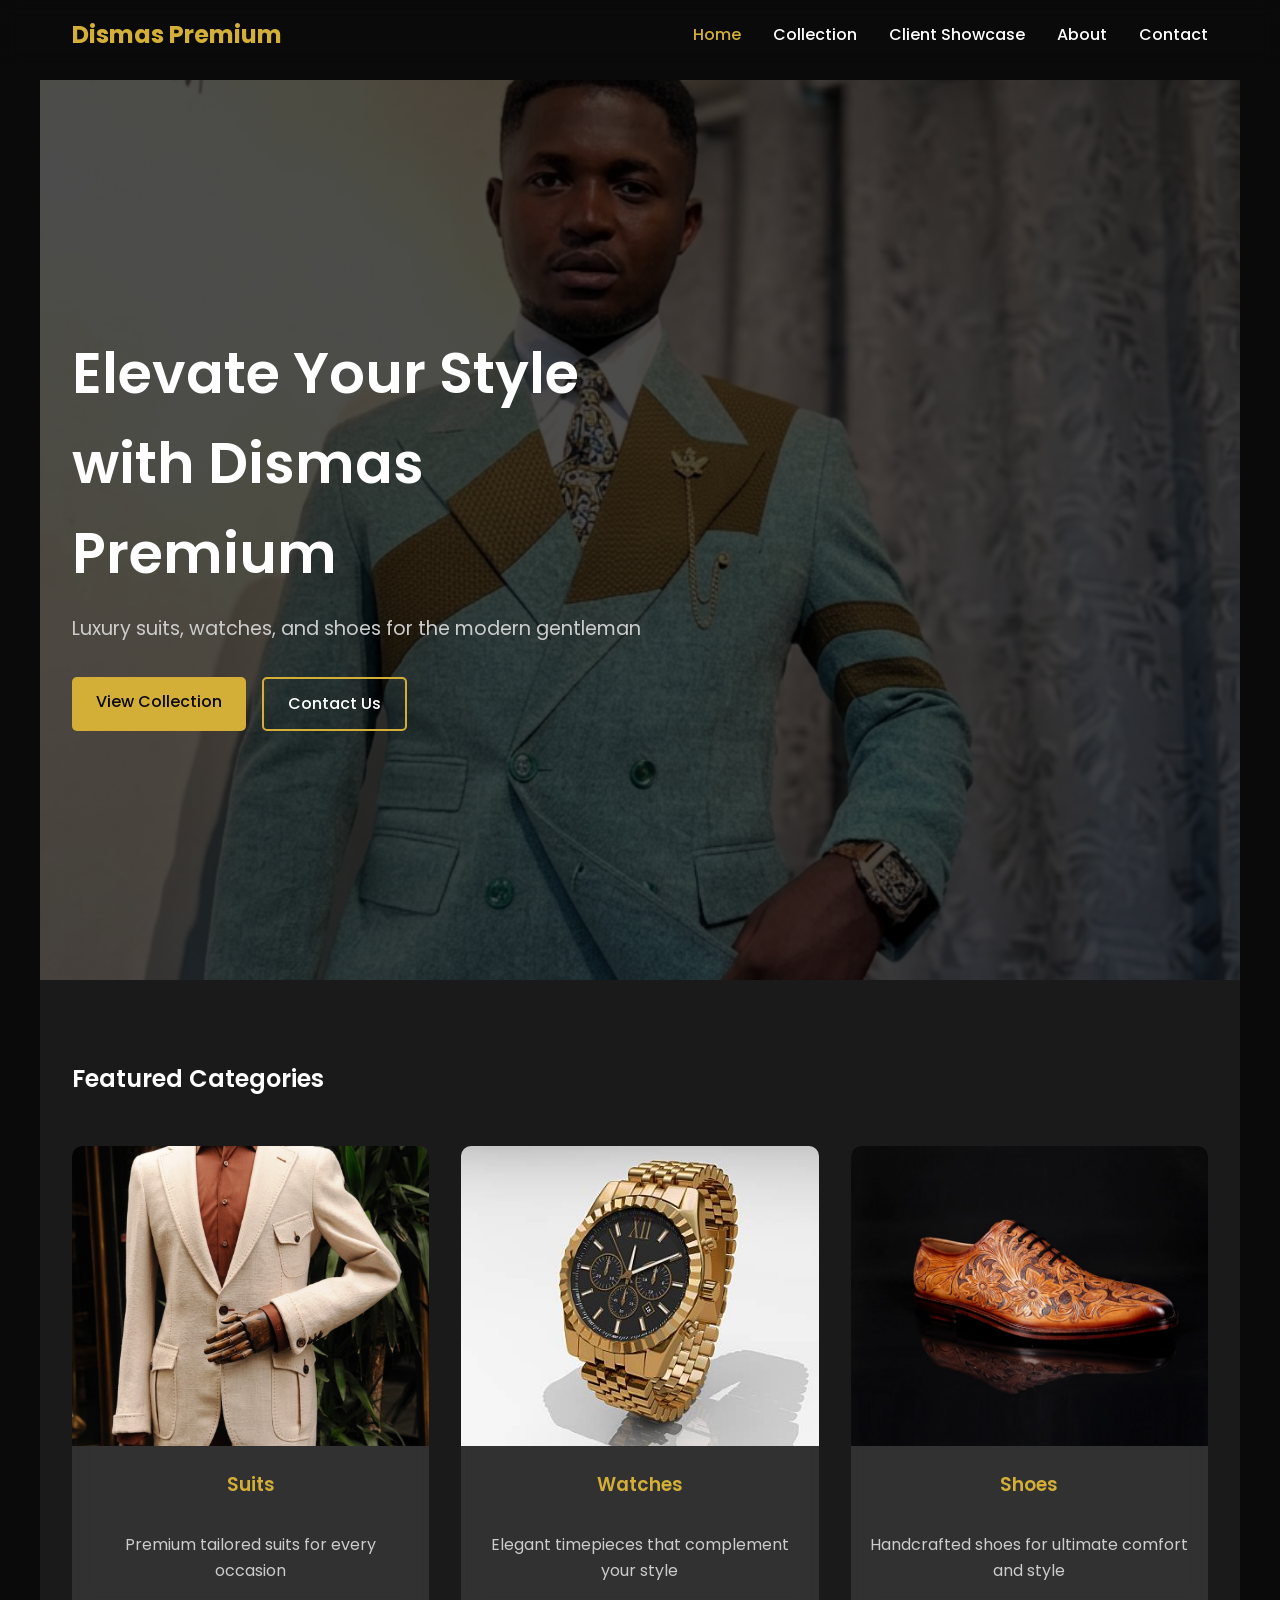
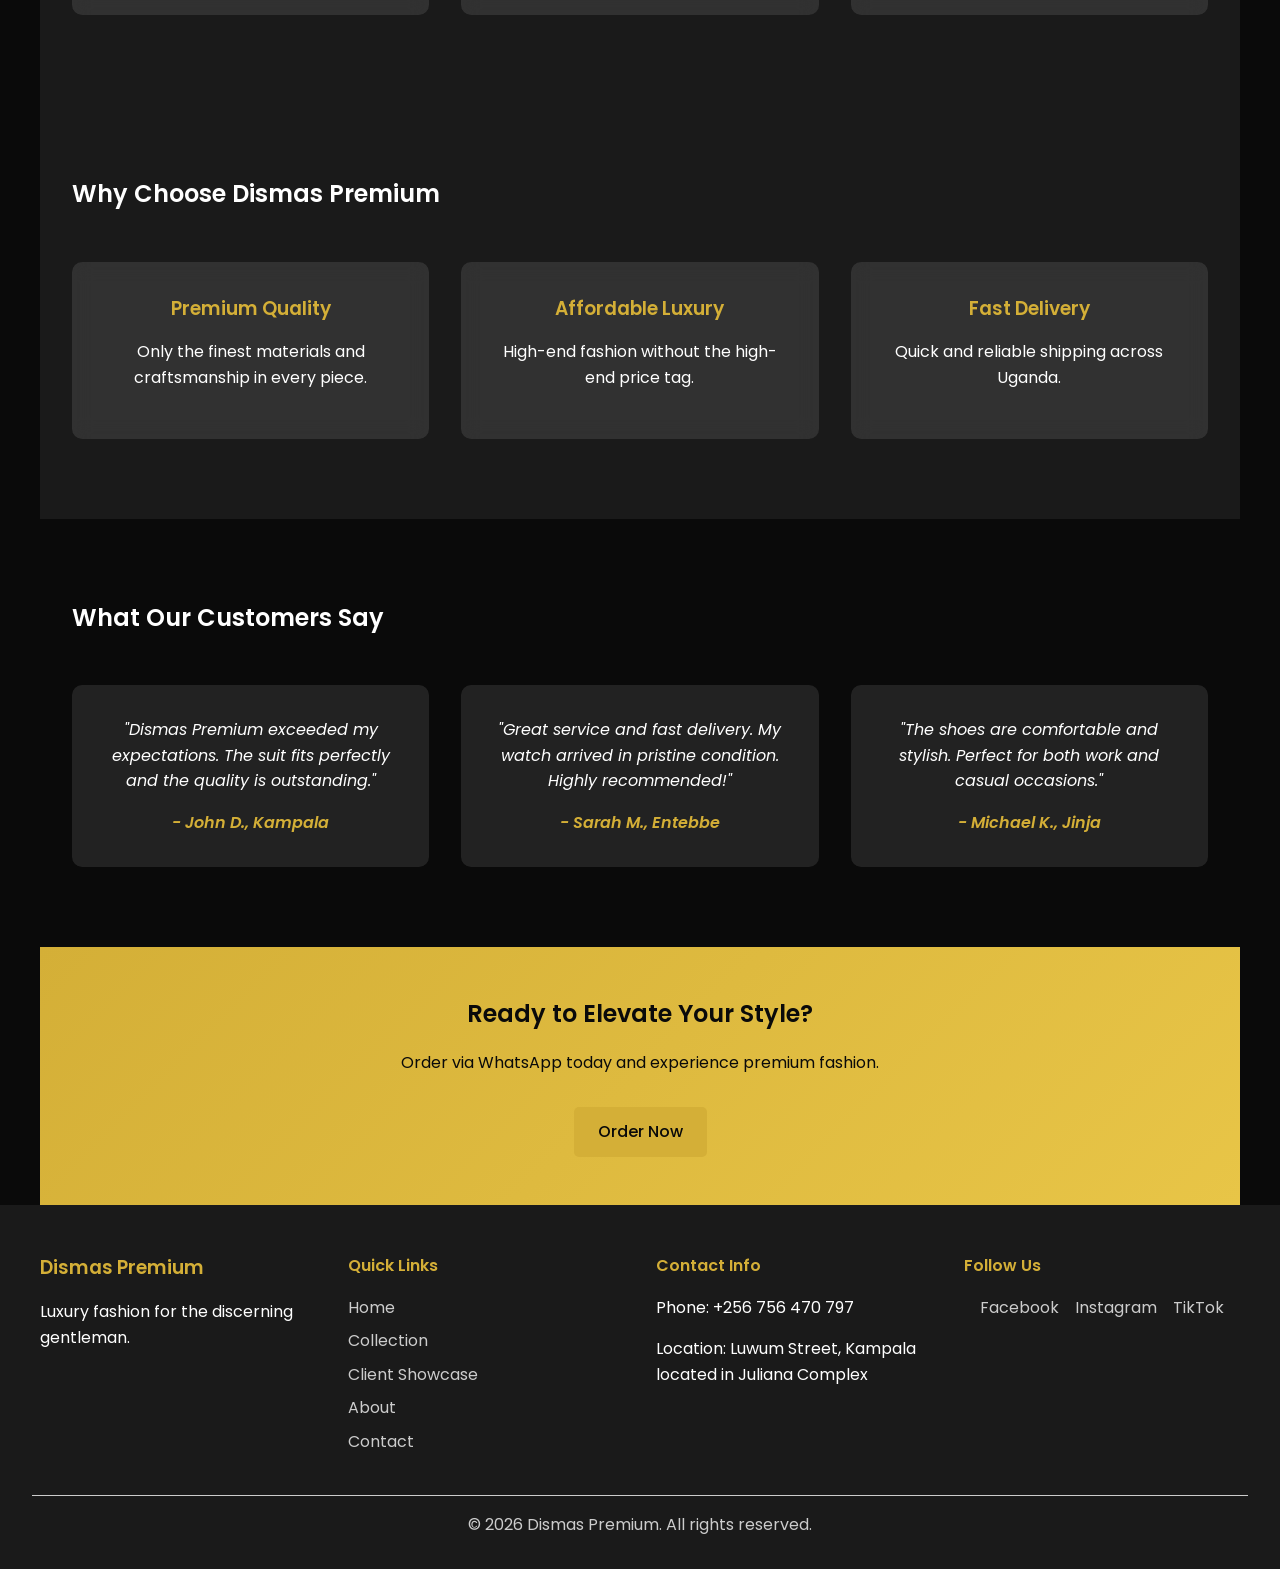
<file: index.html>
<!DOCTYPE html>
<html lang="en">
<head>
    <meta charset="UTF-8">
    <meta name="viewport" content="width=device-width, initial-scale=1.0">
    <title>Dismas Premium - Luxury Fashion for the Modern Gentleman</title>
    <meta name="description" content="Elevate your style with premium suits, watches, and shoes from Dismas Premium. Affordable luxury fashion in Kampala, Uganda.">
    <link href="https://fonts.googleapis.com/css2?family=Poppins:wght@300;400;500;600;700&display=swap" rel="stylesheet">
    <link rel="stylesheet" href="style.css">
</head>
<body>
    <nav class="navbar">
        <div class="nav-container">
            <a href="index.html" class="logo">Dismas Premium</a>
            <div class="nav-menu">
                <a href="index.html" class="nav-link active">Home</a>
                <a href="collection.html" class="nav-link">Collection</a>
                <a href="client-showcase.html" class="nav-link">Client Showcase</a>
                <a href="about.html" class="nav-link">About</a>
                <a href="contact.html" class="nav-link">Contact</a>
            </div>
            <div class="hamburger">
                <span class="bar"></span>
                <span class="bar"></span>
                <span class="bar"></span>
            </div>
        </div>
    </nav>

    <section class="hero">
        <div class="hero-content">
            <h1>Elevate Your Style with Dismas Premium</h1>
            <p>Luxury suits, watches, and shoes for the modern gentleman</p>
            <div class="hero-buttons">
                <a href="collection.html" class="btn btn-primary">View Collection</a>
                <a href="contact.html" class="btn btn-secondary">Contact Us</a>
            </div>
        </div>
    </section>

    <section class="categories">
        <h2>Featured Categories</h2>
        <div class="categories-grid">
            <a href="collection.html#suits" class="category-card">
                <img src="images/suits1.jpg" loading="lazy">
                <h3>Suits</h3>
                <p>Premium tailored suits for every occasion</p>
            </a>
            <a href="collection.html#watches" class="category-card">
                <img src="images/golden-watch.jpg" loading="lazy">
                <h3>Watches</h3>
                <p>Elegant timepieces that complement your style</p>
            </a>
            <a href="collection.html#shoes" class="category-card">
                <img src="images/shoes3.jpeg" loading="lazy">
                <h3>Shoes</h3>
                <p>Handcrafted shoes for ultimate comfort and style</p>
            </a>
        </div>
        </div>
    </section>

    <section class="why-choose-us">
        <h2>Why Choose Dismas Premium</h2>
        <div class="features-grid">
            <div class="feature-card">
                <h3>Premium Quality</h3>
                <p>Only the finest materials and craftsmanship in every piece.</p>
            </div>
            <div class="feature-card">
                <h3>Affordable Luxury</h3>
                <p>High-end fashion without the high-end price tag.</p>
            </div>
            <div class="feature-card">
                <h3>Fast Delivery</h3>
                <p>Quick and reliable shipping across Uganda.</p>
            </div>
        </div>
    </section>

    <section class="testimonials">
        <h2>What Our Customers Say</h2>
        <div class="testimonials-grid">
            <div class="testimonial-card">
                <p>"Dismas Premium exceeded my expectations. The suit fits perfectly and the quality is outstanding."</p>
                <cite>- John D., Kampala</cite>
            </div>
            <div class="testimonial-card">
                <p>"Great service and fast delivery. My watch arrived in pristine condition. Highly recommended!"</p>
                <cite>- Sarah M., Entebbe</cite>
            </div>
            <div class="testimonial-card">
                <p>"The shoes are comfortable and stylish. Perfect for both work and casual occasions."</p>
                <cite>- Michael K., Jinja</cite>
            </div>
        </div>
    </section>

    <section class="cta-banner">
        <div class="cta-content">
            <h2>Ready to Elevate Your Style?</h2>
            <p>Order via WhatsApp today and experience premium fashion.</p>
            <a href="https://wa.me/256756470797?text=Hello,%20I'm%20interested%20in%20products%20from%20Dismas%20Premium" class="btn btn-primary">Order Now</a>
        </div>
    </section>

    <footer class="footer">
        <div class="footer-content">
            <div class="footer-section">
                <h3>Dismas Premium</h3>
                <p>Luxury fashion for the discerning gentleman.</p>
            </div>
            <div class="footer-section">
                <h4>Quick Links</h4>
                <a href="index.html">Home</a>
                <a href="collection.html">Collection</a>
                <a href="client-showcase.html">Client Showcase</a>
                <a href="about.html">About</a>
                <a href="contact.html">Contact</a>
            </div>
            <div class="footer-section">
                <h4>Contact Info</h4>
                <p>Phone: +256 756 470 797</p>
                <p>Location: Luwum Street, Kampala located in Juliana Complex</p>
            </div>
            <div class="footer-section">
                <h4>Follow Us</h4>
                <div class="social-icons">
                    <a href="https://www.facebook.com/dismas%20premium">Facebook</a>
                    <a href="https://www.instagram.com/dismaspremium/">Instagram</a>
                    <a href="https://www.tiktok.com/@dismas.premium">TikTok</a>
                </div>
            </div>
        </div>
        <div class="footer-bottom">
            <p>&copy; 2026 Dismas Premium. All rights reserved.</p>
        </div>
    </footer>

    <script src="script.js"></script>
</body>
</html>
</file>
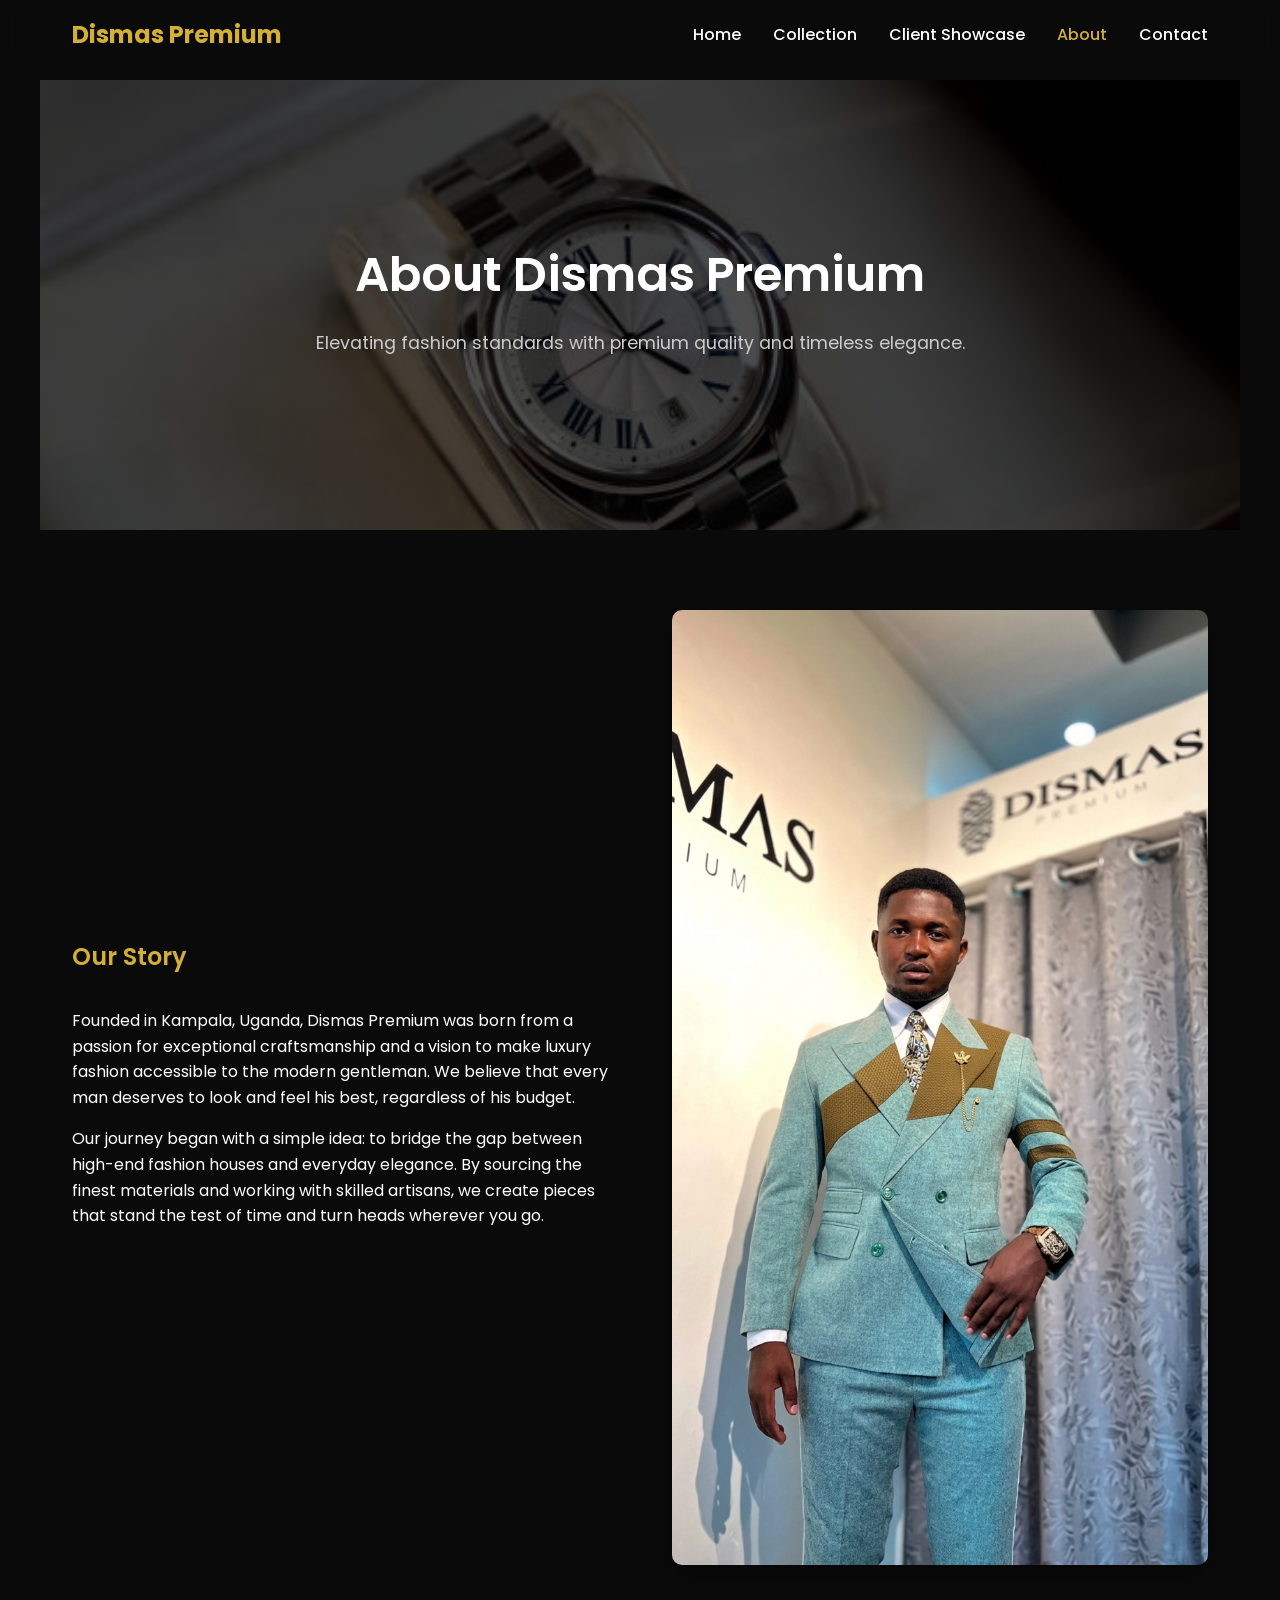
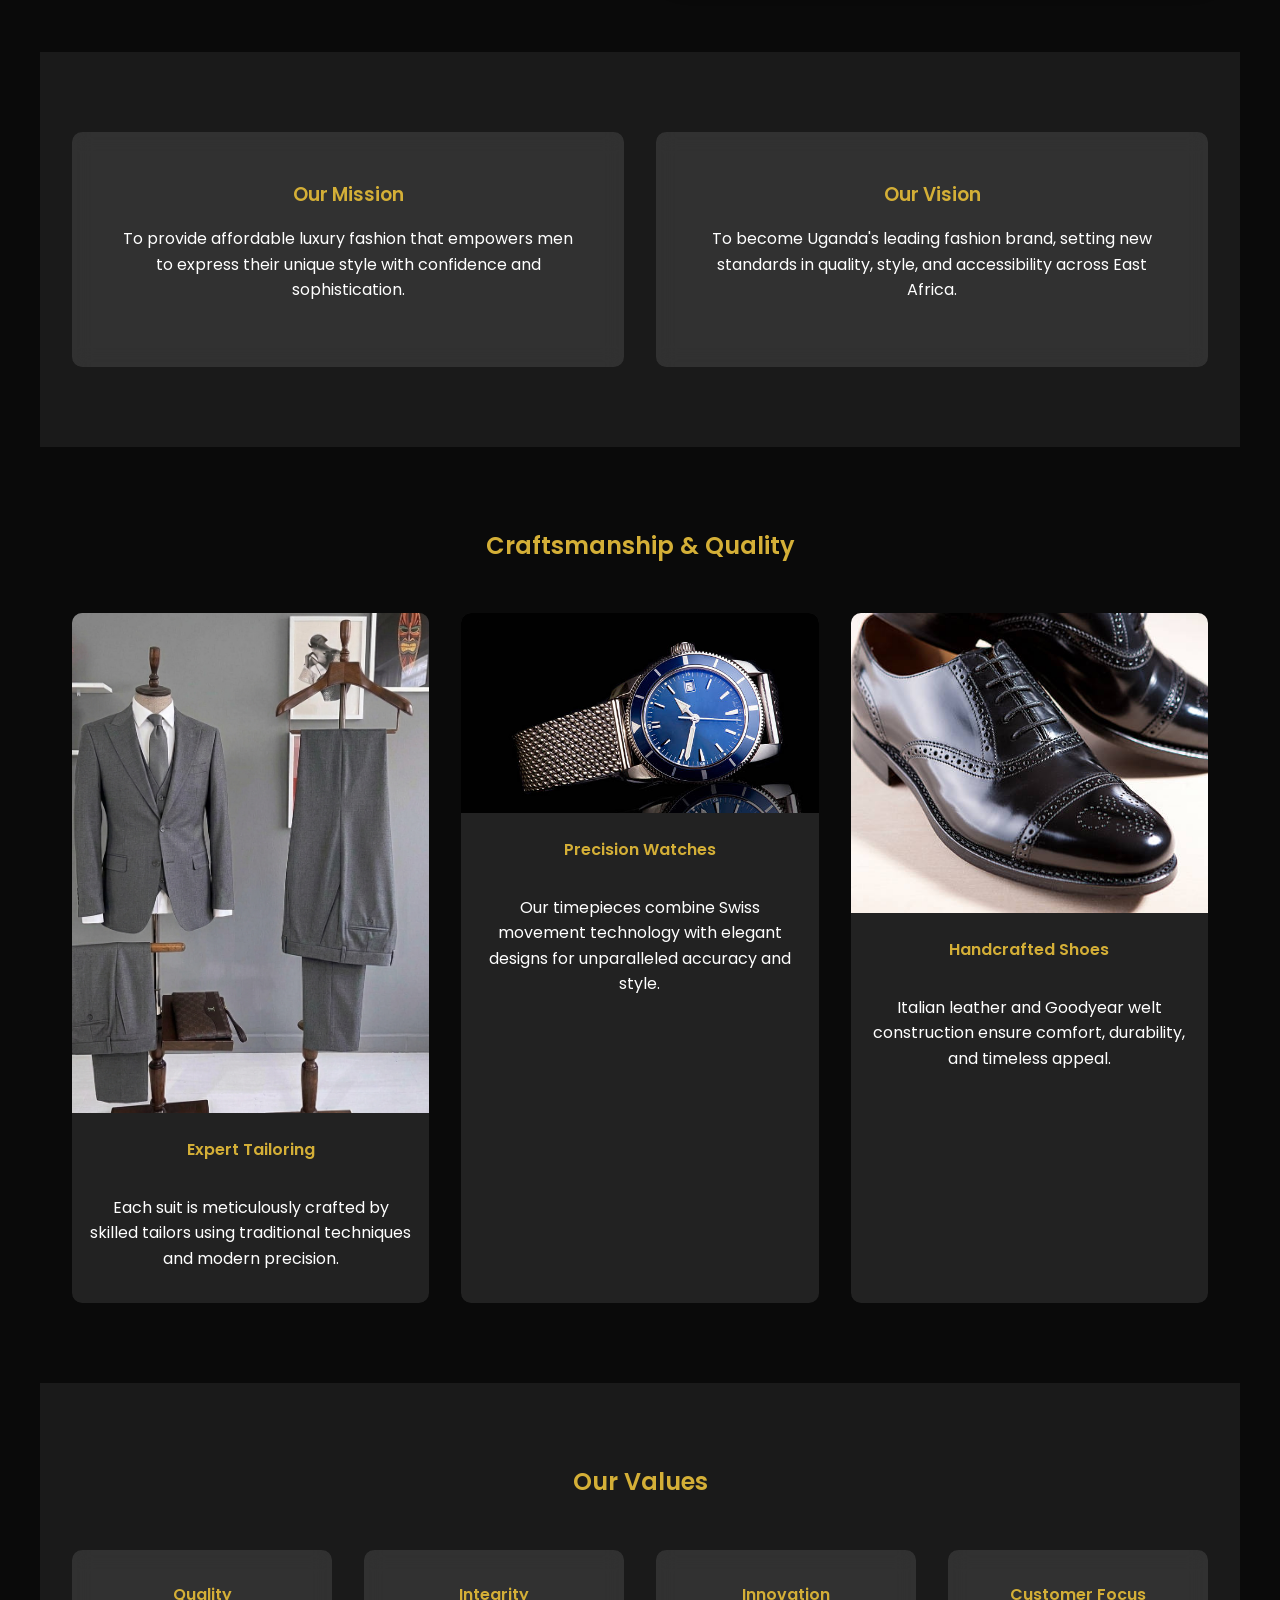
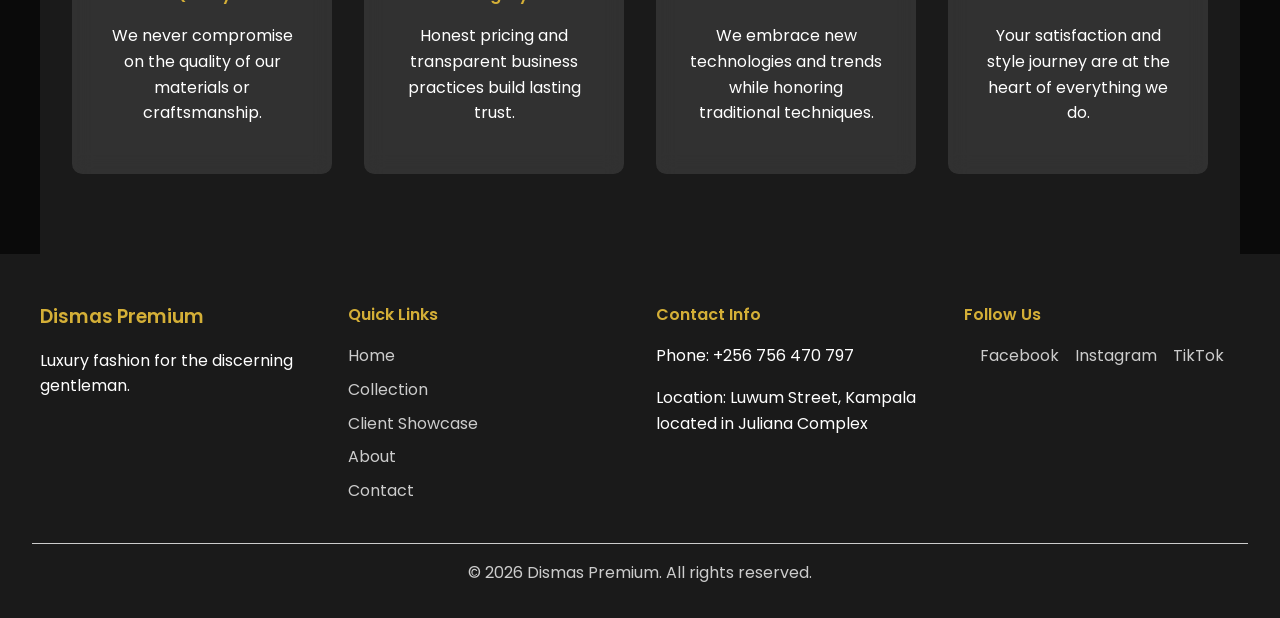
<file: about.html>
<!DOCTYPE html>
<html lang="en">
<head>
    <meta charset="UTF-8">
    <meta name="viewport" content="width=device-width, initial-scale=1.0">
    <title>About Us - Dismas Premium</title>
    <meta name="description" content="Learn about Dismas Premium's commitment to luxury fashion and our mission to provide affordable premium clothing.">
    <link href="https://fonts.googleapis.com/css2?family=Poppins:wght@300;400;500;600;700&display=swap" rel="stylesheet">
    <link rel="stylesheet" href="style.css">
</head>
<body>
    <nav class="navbar">
        <div class="nav-container">
            <a href="index.html" class="logo">Dismas Premium</a>
            <div class="nav-menu">
                <a href="index.html" class="nav-link">Home</a>
                <a href="collection.html" class="nav-link">Collection</a>
                <a href="client-showcase.html" class="nav-link">Client Showcase</a>
                <a href="about.html" class="nav-link active">About</a>
                <a href="contact.html" class="nav-link">Contact</a>
            </div>
            <div class="hamburger">
                <span class="bar"></span>
                <span class="bar"></span>
                <span class="bar"></span>
            </div>
        </div>
    </nav>

    <section class="about-hero">
        <div class="about-hero-content">
            <h1>About Dismas Premium</h1>
            <p>Elevating fashion standards with premium quality and timeless elegance.</p>
        </div>
    </section>

    <section class="brand-story">
        <div class="story-content">
            <h2>Our Story</h2>
            <p>Founded in Kampala, Uganda, Dismas Premium was born from a passion for exceptional craftsmanship and a vision to make luxury fashion accessible to the modern gentleman. We believe that every man deserves to look and feel his best, regardless of his budget.</p>
            <p>Our journey began with a simple idea: to bridge the gap between high-end fashion houses and everyday elegance. By sourcing the finest materials and working with skilled artisans, we create pieces that stand the test of time and turn heads wherever you go.</p>
        </div>
        <div class="story-image">
            <img src="images/dismas3.png" loading="lazy">
        </div>
    </section>

    <section class="mission-vision">
        <div class="mission-card">
            <h3>Our Mission</h3>
            <p>To provide affordable luxury fashion that empowers men to express their unique style with confidence and sophistication.</p>
        </div>
        <div class="vision-card">
            <h3>Our Vision</h3>
            <p>To become Uganda's leading fashion brand, setting new standards in quality, style, and accessibility across East Africa.</p>
        </div>
    </section>

    <section class="craftsmanship">
        <h2>Craftsmanship & Quality</h2>
        <div class="craftsmanship-grid">
            <div class="craft-card">
                <img src="images/grey-suit.png" loading="lazy" style="height: 500px;">
                <h4>Expert Tailoring</h4>
                <p>Each suit is meticulously crafted by skilled tailors using traditional techniques and modern precision.</p>
            </div>
            <div class="craft-card">
                <img src="images/watch2.jpg" loading="lazy" style="height: 200px;">
                <h4>Precision Watches</h4>
                <p>Our timepieces combine Swiss movement technology with elegant designs for unparalleled accuracy and style.</p>
            </div>
            <div class="craft-card">
                <img src="images/shoes1.jpg" loading="lazy" style="height: 300px;">
                <h4>Handcrafted Shoes</h4>
                <p>Italian leather and Goodyear welt construction ensure comfort, durability, and timeless appeal.</p>
            </div>
        </div>
    </section>

    <section class="values">
        <h2>Our Values</h2>
        <div class="values-grid">
            <div class="value-card">
                <h4>Quality</h4>
                <p>We never compromise on the quality of our materials or craftsmanship.</p>
            </div>
            <div class="value-card">
                <h4>Integrity</h4>
                <p>Honest pricing and transparent business practices build lasting trust.</p>
            </div>
            <div class="value-card">
                <h4>Innovation</h4>
                <p>We embrace new technologies and trends while honoring traditional techniques.</p>
            </div>
            <div class="value-card">
                <h4>Customer Focus</h4>
                <p>Your satisfaction and style journey are at the heart of everything we do.</p>
            </div>
        </div>
    </section>

    <footer class="footer">
        <div class="footer-content">
            <div class="footer-section">
                <h3>Dismas Premium</h3>
                <p>Luxury fashion for the discerning gentleman.</p>
            </div>
            <div class="footer-section">
                <h4>Quick Links</h4>
                <a href="index.html">Home</a>
                <a href="collection.html">Collection</a>
                <a href="client-showcase.html">Client Showcase</a>
                <a href="about.html">About</a>
                <a href="contact.html">Contact</a>
            </div>
            <div class="footer-section">
                <h4>Contact Info</h4>
                <p>Phone: +256 756 470 797</p>
                <p>Location: Luwum Street, Kampala located in Juliana Complex</p>
            </div>
            <div class="footer-section">
                <h4>Follow Us</h4>
                <div class="social-icons">
                    <a href="https://www.facebook.com/dismas%20premium">Facebook</a>
                    <a href="https://www.instagram.com/dismaspremium/">Instagram</a>
                    <a href="https://www.tiktok.com/@dismas.premium">TikTok</a>
                </div>
            </div>
        </div>
        <div class="footer-bottom">
            <p>&copy; 2026 Dismas Premium. All rights reserved.</p>
        </div>
    </footer>

    <script src="script.js"></script>
</body>
</html>
</file>
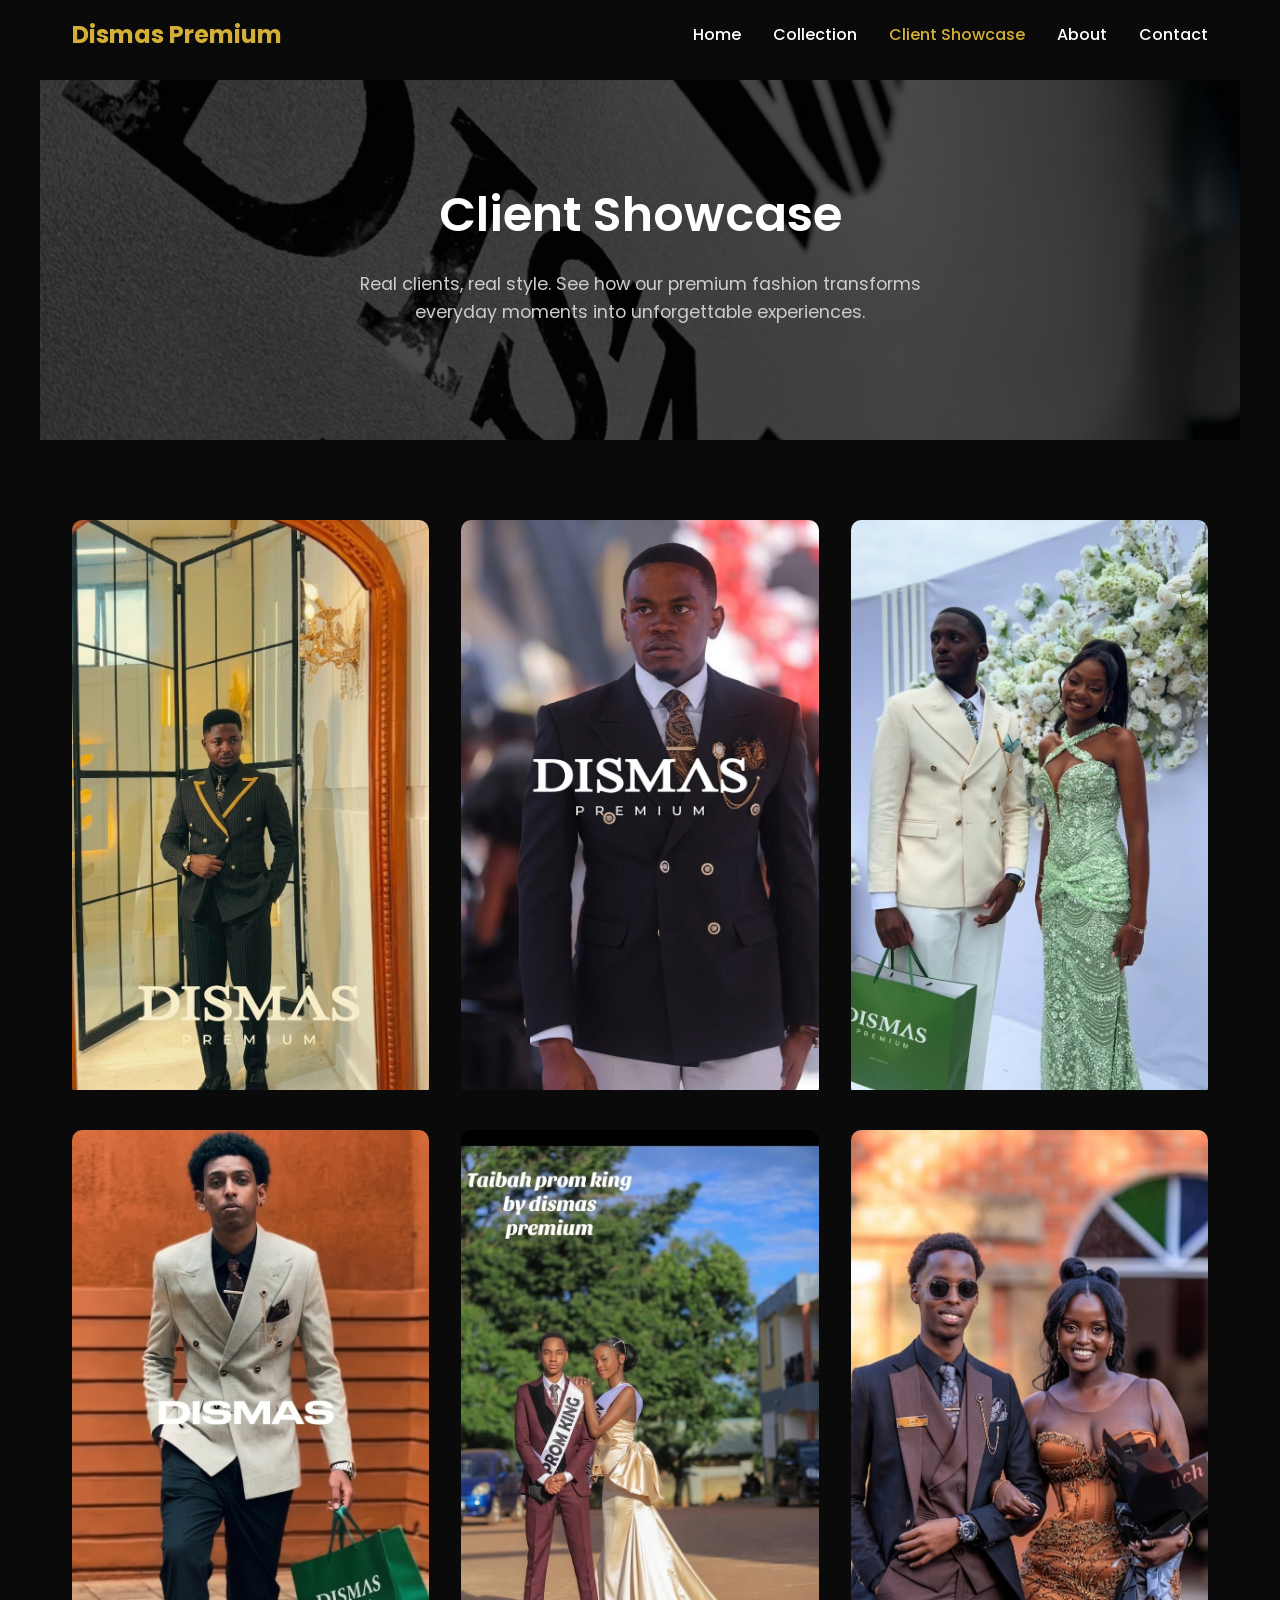
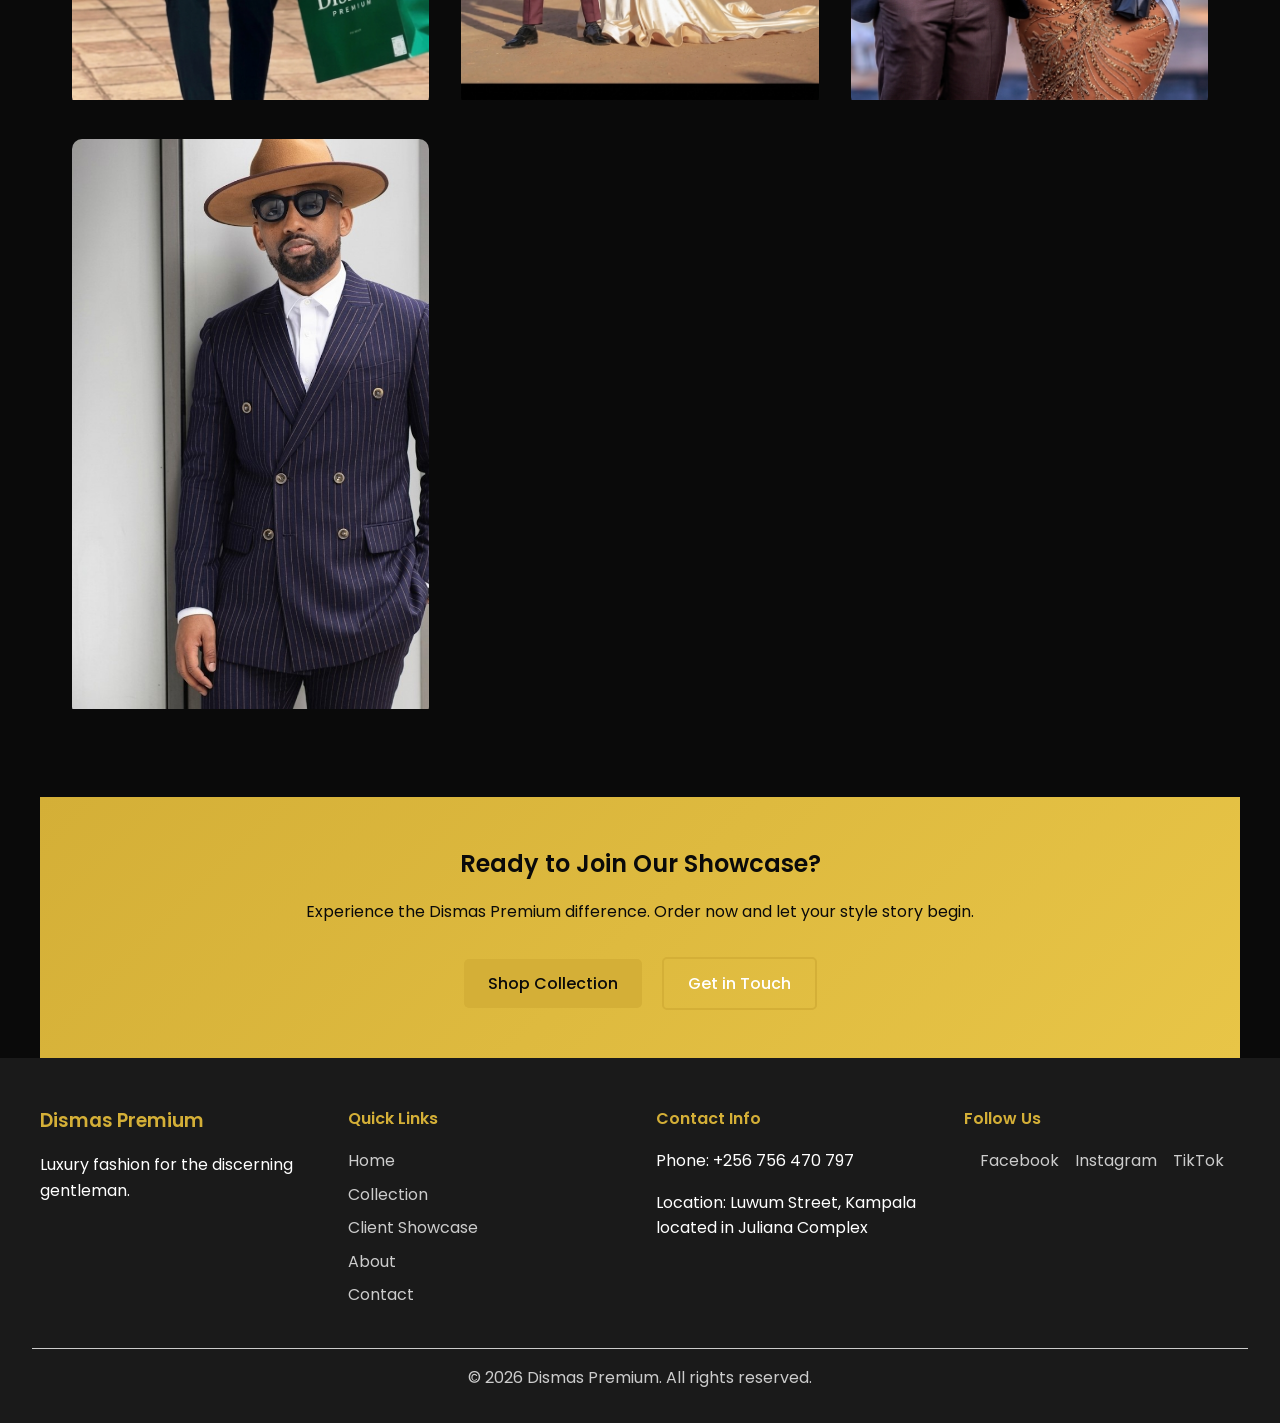
<file: client-showcase.html>
<!DOCTYPE html>
<html lang="en">
<head>
    <meta charset="UTF-8">
    <meta name="viewport" content="width=device-width, initial-scale=1.0">
    <title>Client Showcase - Dismas Premium</title>
    <meta name="description" content="See our satisfied clients looking stylish in Dismas Premium suits, watches, and shoes.">
    <link href="https://fonts.googleapis.com/css2?family=Poppins:wght@300;400;500;600;700&display=swap" rel="stylesheet">
    <link rel="stylesheet" href="style.css">
</head>
<body>
    <nav class="navbar">
        <div class="nav-container">
            <a href="index.html" class="logo">Dismas Premium</a>
            <div class="nav-menu">
                <a href="index.html" class="nav-link">Home</a>
                <a href="collection.html" class="nav-link">Collection</a>
                <a href="client-showcase.html" class="nav-link active">Client Showcase</a>
                <a href="about.html" class="nav-link">About</a>
                <a href="contact.html" class="nav-link">Contact</a>
            </div>
            <div class="hamburger">
                <span class="bar"></span>
                <span class="bar"></span>
                <span class="bar"></span>
            </div>
        </div>
    </nav>

    <section class="showcase-header">
        <h1>Client Showcase</h1>
        <p>Real clients, real style. See how our premium fashion transforms everyday moments into unforgettable experiences.</p>
    </section>

    <section class="gallery">
        <div class="gallery-grid">
            <div class="gallery-item">
                <img src="images/dismas2.png" loading="lazy" style="height:570px;">
            </div>
            <div class="gallery-item">
                <img src="images/client-showcase2.png" loading="lazy" style="height:570px;">
            </div>
            <div class="gallery-item">
                <img src="images/client-showcase3.png" loading="lazy" style="height: 570px;">
            </div>
            <div class="gallery-item">
                <img src="images/client-showcase4.png" loading="lazy" style="height:570px;">
            </div>
            <div class="gallery-item">
                <img src="images/client-showcase5.png" loading="lazy" style="height:570px;">
            </div>
            <div class="gallery-item">
                <img src="images/client-showcase1.png" loading="lazy" style="height:570px;">
            </div>
            <div class="gallery-item">
                <img src="images/client-showcase6.jpg" loading="lazy" style="height:570px;">
            </div>
        </div>
    </section>

    <section class="cta-showcase">
        <div class="cta-content">
            <h2>Ready to Join Our Showcase?</h2>
            <p>Experience the Dismas Premium difference. Order now and let your style story begin.</p>
            <a href="collection.html" class="btn btn-primary">Shop Collection</a>
            <a href="contact.html" class="btn btn-secondary">Get in Touch</a>
        </div>
    </section>

    <footer class="footer">
        <div class="footer-content">
            <div class="footer-section">
                <h3>Dismas Premium</h3>
                <p>Luxury fashion for the discerning gentleman.</p>
            </div>
            <div class="footer-section">
                <h4>Quick Links</h4>
                <a href="index.html">Home</a>
                <a href="collection.html">Collection</a>
                <a href="client-showcase.html">Client Showcase</a>
                <a href="about.html">About</a>
                <a href="contact.html">Contact</a>
            </div>
            <div class="footer-section">
                <h4>Contact Info</h4>
                <p>Phone: +256 756 470 797</p>
                <p>Location: Luwum Street, Kampala located in Juliana Complex</p>
            </div>
            <div class="footer-section">
                <h4>Follow Us</h4>
                <div class="social-icons">
                    <a href="https://www.facebook.com/dismas%20premium">Facebook</a>
                    <a href="https://www.instagram.com/dismaspremium/">Instagram</a>
                    <a href="https://www.tiktok.com/@dismas.premium">TikTok</a>
                </div>
            </div>
        </div>
        <div class="footer-bottom">
            <p>&copy; 2026 Dismas Premium. All rights reserved.</p>
        </div>
    </footer>

    <script src="script.js"></script>
</body>
</html>
</file>
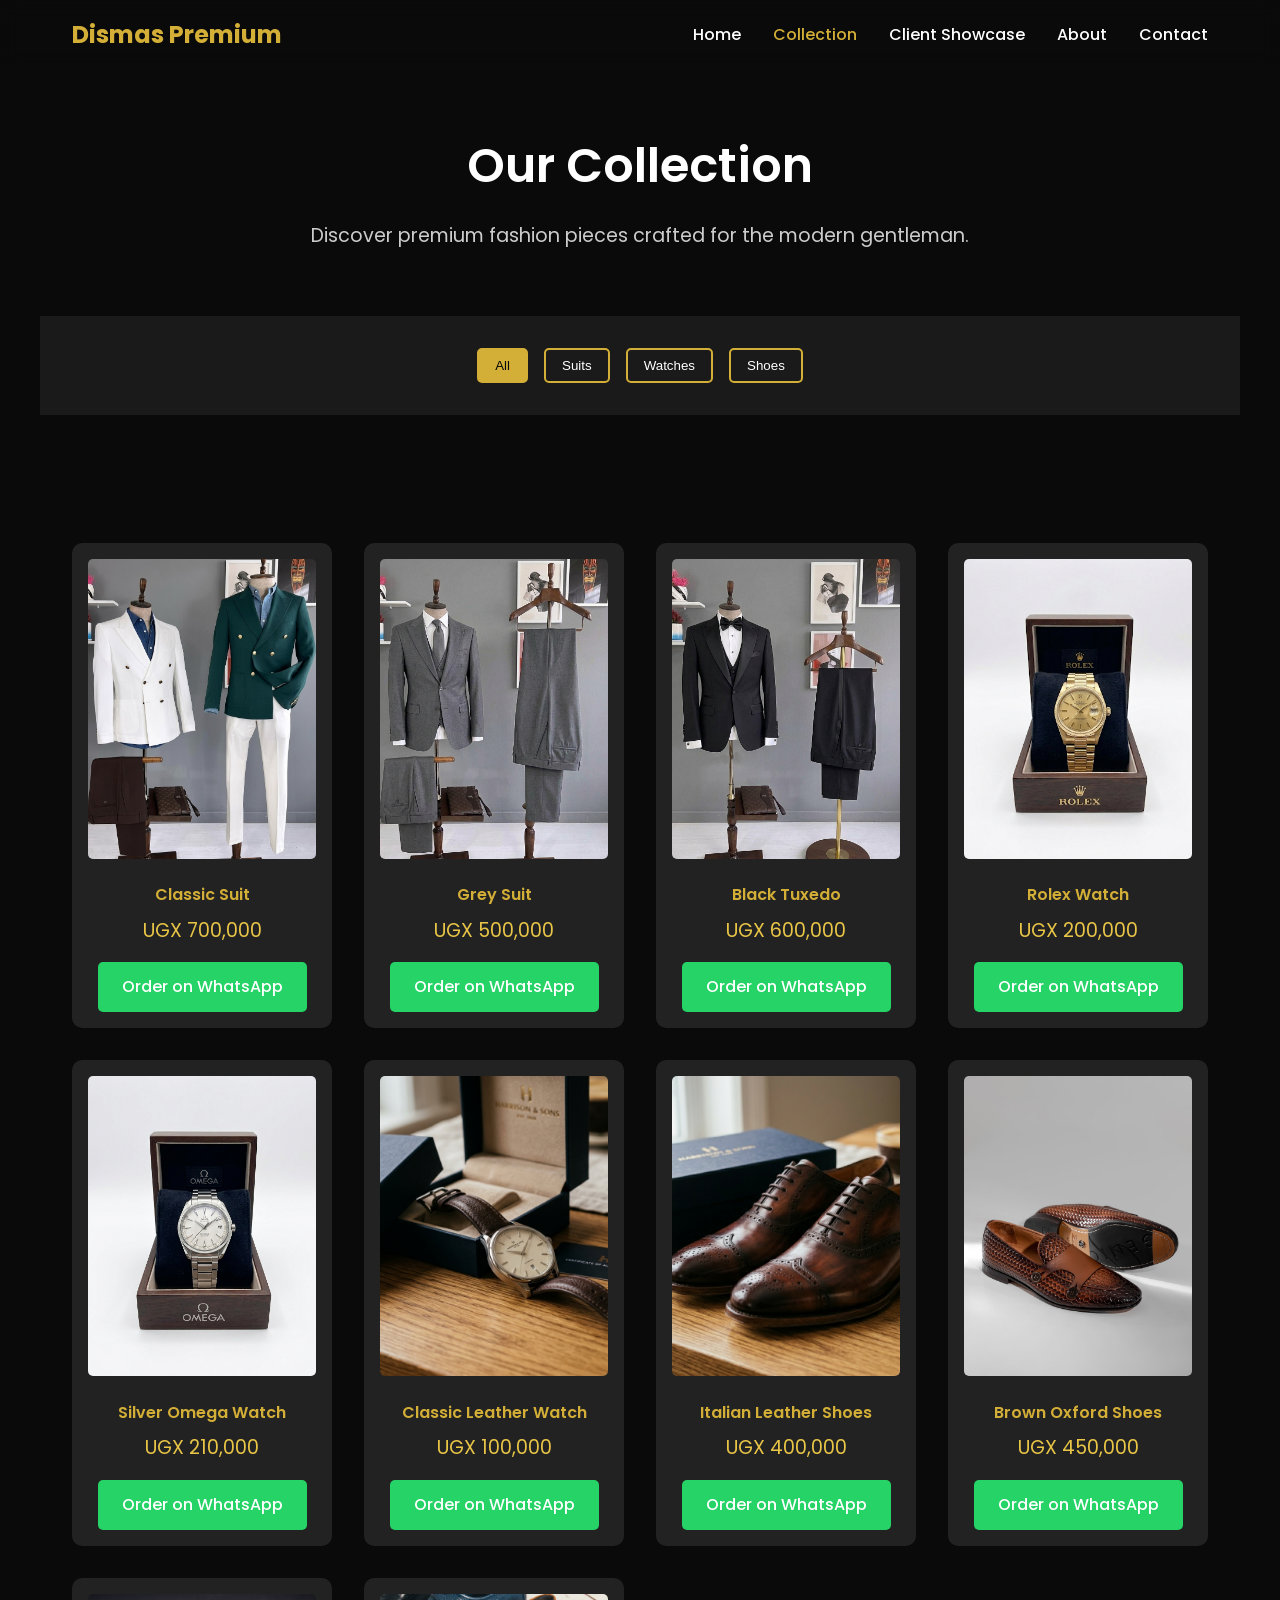
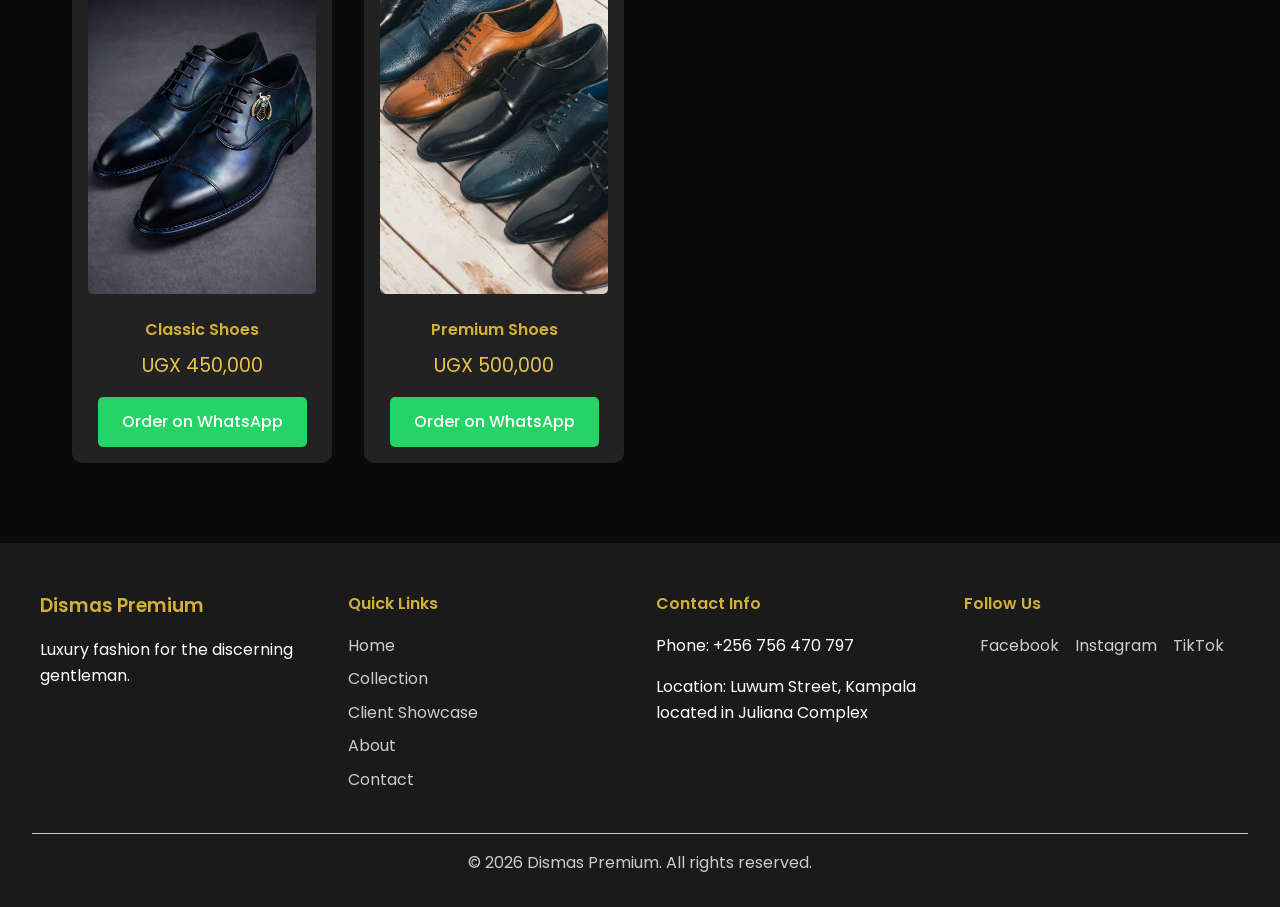
<file: collection.html>
<!DOCTYPE html>
<html lang="en">
<head>
    <meta charset="UTF-8">
    <meta name="viewport" content="width=device-width, initial-scale=1.0">
    <title>Collection - Dismas Premium</title>
    <meta name="description" content="Browse our premium collection of suits, watches, and shoes at Dismas Premium.">
    <link href="https://fonts.googleapis.com/css2?family=Poppins:wght@300;400;500;600;700&display=swap" rel="stylesheet">
    <link rel="stylesheet" href="style.css">
</head>
<body>
    <nav class="navbar">
        <div class="nav-container">
            <a href="index.html" class="logo">Dismas Premium</a>
            <div class="nav-menu">
                <a href="index.html" class="nav-link">Home</a>
                <a href="collection.html" class="nav-link active">Collection</a>
                <a href="client-showcase.html" class="nav-link">Client Showcase</a>
                <a href="about.html" class="nav-link">About</a>
                <a href="contact.html" class="nav-link">Contact</a>
            </div>
            <div class="hamburger">
                <span class="bar"></span>
                <span class="bar"></span>
                <span class="bar"></span>
            </div>
        </div>
    </nav>

    <section class="collection-header">
        <h1>Our Collection</h1>
        <p>Discover premium fashion pieces crafted for the modern gentleman.</p>
    </section>

    <section class="filters">
        <div class="filter-buttons">
            <button class="filter-btn active" data-filter="all">All</button>
            <button class="filter-btn" data-filter="suits">Suits</button>
            <button class="filter-btn" data-filter="watches">Watches</button>
            <button class="filter-btn" data-filter="shoes">Shoes</button>
        </div>
    </section>

    <section class="products-grid" id="products-grid">
        <!-- Suits -->
        <div class="product-card" data-category="suits">
            <img src="images/suits2.jpg" loading="lazy">
            <h4>Classic Suit</h4>
            <p class="price">UGX 700,000</p>
            <a href="https://wa.me/256756470797?text=Hello,%20I'm%20interested%20in%20Classic%20Black%20Suit%20from%20Dismas%20Premium" class="btn btn-whatsapp">Order on WhatsApp</a>
        </div>
        <div class="product-card" data-category="suits">
            <img src="images/grey-suit.png" loading="lazy">
            <h4>Grey Suit</h4>
            <p class="price">UGX 500,000</p>
            <a href="https://wa.me/256756470797?text=Hello,%20I'm%20interested%20in%20Grey%20Suit%20from%20Dismas%20Premium" class="btn btn-whatsapp">Order on WhatsApp</a>
        </div>
        <div class="product-card" data-category="suits">
            <img src="images/black-tuxedo.png" loading="lazy">
            <h4>Black Tuxedo</h4>
            <p class="price">UGX 600,000</p>
            <a href="https://wa.me/256756470797?text=Hello,%20I'm%20interested%20in%20Black%20Tuxedo%20from%20Dismas%20Premium" class="btn btn-whatsapp">Order on WhatsApp</a>
        </div>
        <!-- Watches -->
        <div class="product-card" data-category="watches">
            <img src="images/gold-rolex-watch.png" loading="lazy">
            <h4>Rolex Watch</h4>
            <p class="price">UGX 200,000</p>
            <a href="https://wa.me/256756470797?text=Hello,%20I'm%20interested%20in%20Gold%20Rolex%20Watch%20from%20Dismas%20Premium" class="btn btn-whatsapp">Order on WhatsApp</a>
        </div>
        <div class="product-card" data-category="watches">
            <img src="images/silver-omega-watch.png" loading="lazy">
            <h4>Silver Omega Watch</h4>
            <p class="price">UGX 210,000</p>
            <a href="https://wa.me/256756470797?text=Hello,%20I'm%20interested%20in%20Silver%20Omega%20Watch%20from%20Dismas%20Premium" class="btn btn-whatsapp">Order on WhatsApp</a>
        </div>
        <div class="product-card" data-category="watches">
            <img src="images/classic-leather-watch.png" loading="lazy">
            <h4>Classic Leather Watch</h4>
            <p class="price">UGX 100,000</p>
            <a href="https://wa.me/256756470797?text=Hello,%20I'm%20interested%20in%20Classic%20Leather%20Watch%20from%20Dismas%20Premium" class="btn btn-whatsapp">Order on WhatsApp</a>
        </div>

        <!-- Shoes -->
        <div class="product-card" data-category="shoes">
            <img src="images/italian-leather-shoes.png" loading="lazy">
            <h4>Italian Leather Shoes</h4>
            <p class="price">UGX 400,000</p>
            <a href="https://wa.me/256756470797?text=Hello,%20I'm%20interested%20in%20Italian%20Leather%20Shoes%20from%20Dismas%20Premium" class="btn btn-whatsapp">Order on WhatsApp</a>
        </div>
        <div class="product-card" data-category="shoes">
            <img src="images/shoes4.jpeg" loading="lazy">
            <h4>Brown Oxford Shoes</h4>
            <p class="price">UGX 450,000</p>
            <a href="https://wa.me/256756470797?text=Hello,%20I'm%20interested%20in%20Brown%20Oxford%20Shoes%20from%20Dismas%20Premium" class="btn btn-whatsapp">Order on WhatsApp</a>
        </div>
        <div class="product-card" data-category="shoes">
            <img src="images/shoes5.jpeg" loading="lazy">
            <h4>Classic Shoes</h4>
            <p class="price">UGX 450,000</p>
            <a href="https://wa.me/256756470797?text=Hello,%20I'm%20interested%20in%20Black%20Loafers%20from%20Dismas%20Premium" class="btn btn-whatsapp">Order on WhatsApp</a>
        </div>
        <div class="product-card" data-category="shoes">
            <img src="images/shoes2.jpg" loading="lazy">
            <h4>Premium Shoes</h4>
            <p class="price">UGX 500,000</p>
            <a href="https://wa.me/256756470797?text=Hello,%20I'm%20interested%20in%20Premium%20Sneakers%20from%20Dismas%20Premium" class="btn btn-whatsapp">Order on WhatsApp</a>
        </div>
    </section>

    <footer class="footer">
        <div class="footer-content">
            <div class="footer-section">
                <h3>Dismas Premium</h3>
                <p>Luxury fashion for the discerning gentleman.</p>
            </div>
            <div class="footer-section">
                <h4>Quick Links</h4>
                <a href="index.html">Home</a>
                <a href="collection.html">Collection</a>
                <a href="client-showcase.html">Client Showcase</a>
                <a href="about.html">About</a>
                <a href="contact.html">Contact</a>
            </div>
            <div class="footer-section">
                <h4>Contact Info</h4>
                <p>Phone: +256 756 470 797</p>
                <p>Location: Luwum Street, Kampala located in Juliana Complex</p>
            </div>
            <div class="footer-section">
                <h4>Follow Us</h4>
                <div class="social-icons">
                    <a href="https://www.facebook.com/dismas%20premium">Facebook</a>
                    <a href="https://www.instagram.com/dismaspremium/">Instagram</a>
                    <a href="https://www.tiktok.com/@dismas.premium">TikTok</a>
                </div>
            </div>
        </div>
        <div class="footer-bottom">
            <p>&copy; 2026 Dismas Premium. All rights reserved.</p>
        </div>
    </footer>

    <script src="script.js"></script>
</body>
</html>
</file>
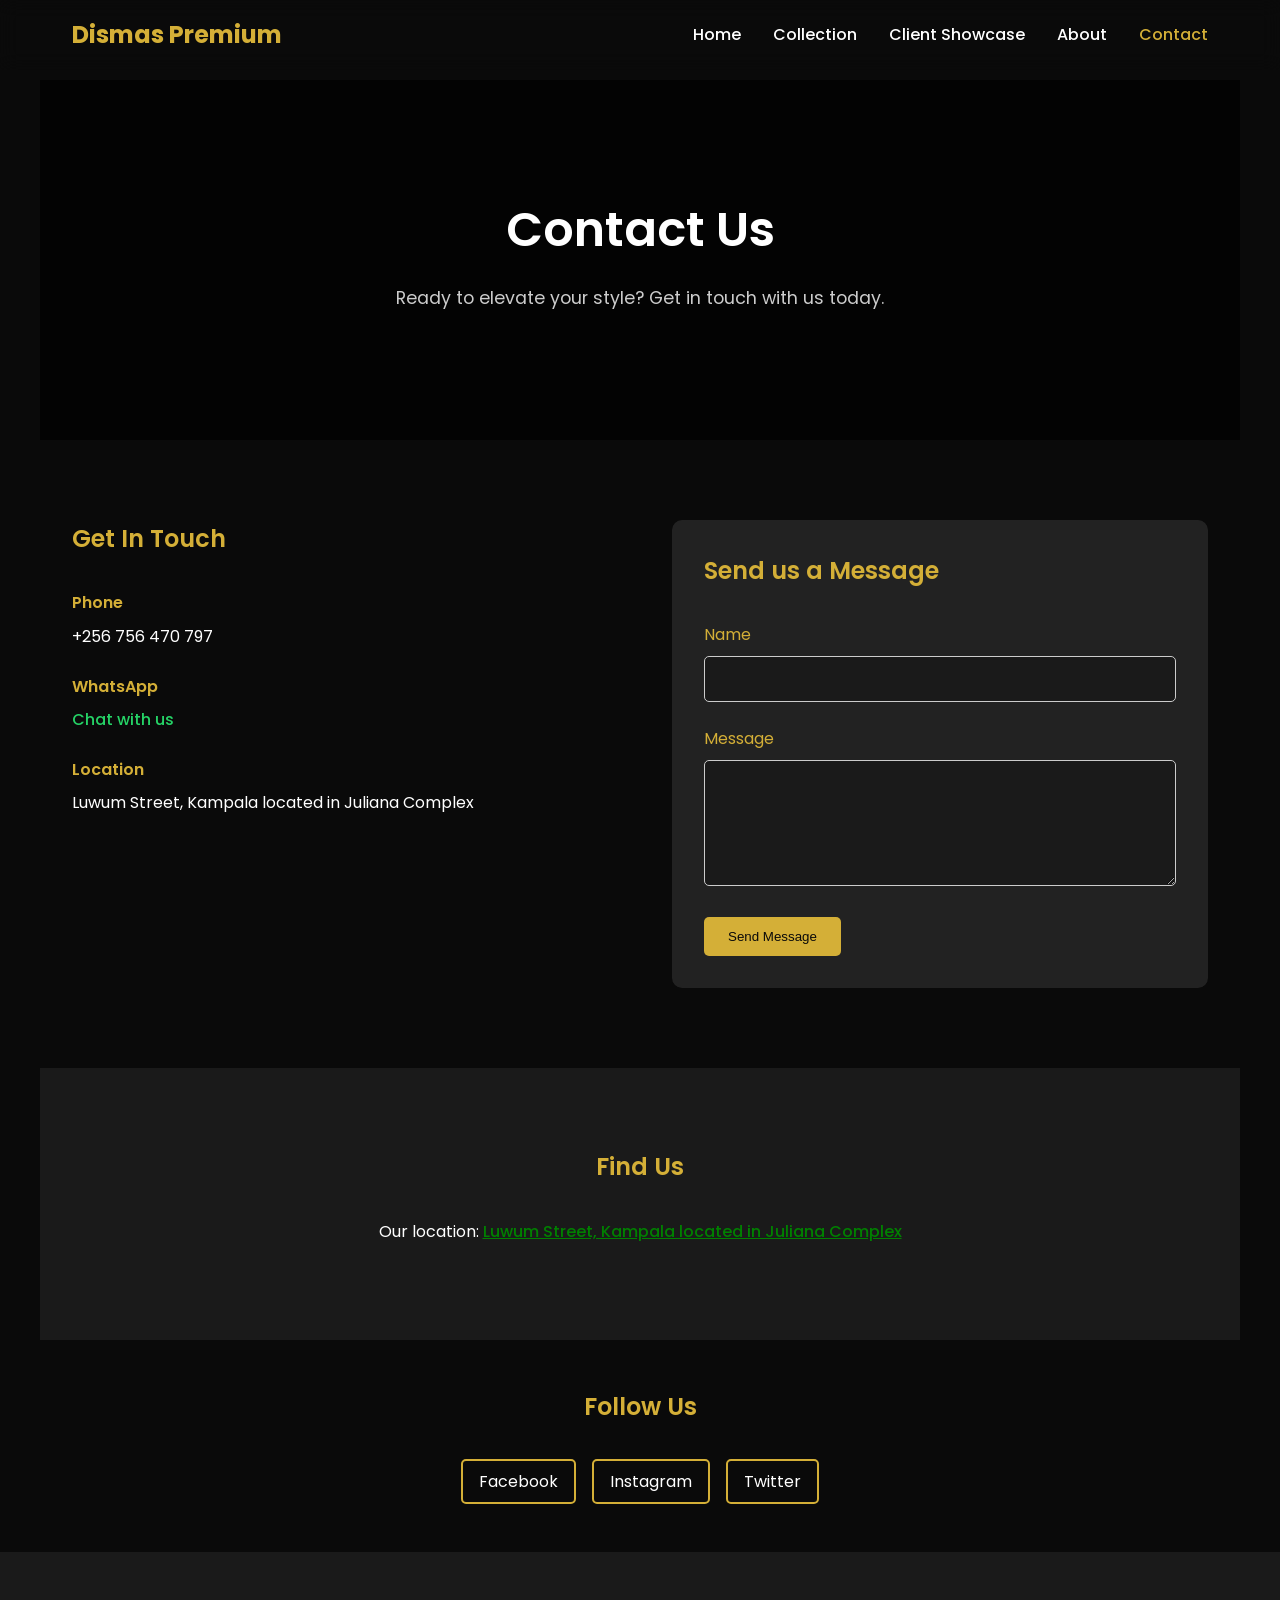
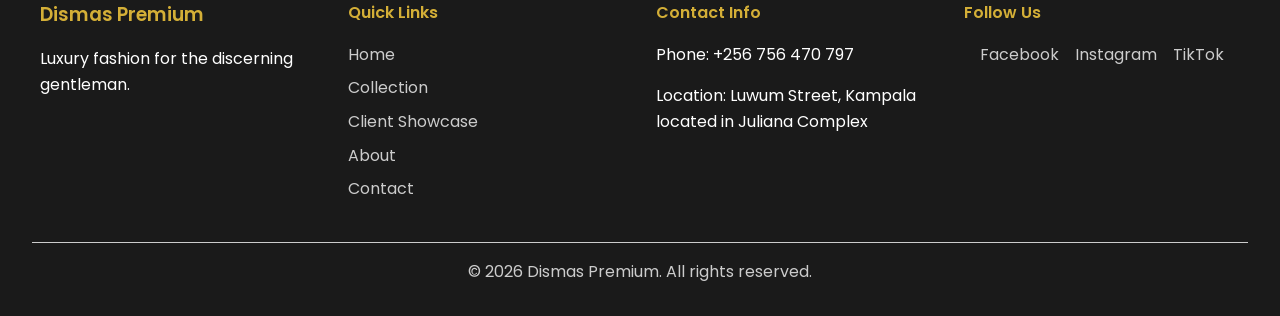
<file: contact.html>
<!DOCTYPE html>
<html lang="en">
<head>
    <meta charset="UTF-8">
    <meta name="viewport" content="width=device-width, initial-scale=1.0">
    <title>Contact Us - Dismas Premium</title>
    <meta name="description" content="Get in touch with Dismas Premium. Contact us for inquiries about our premium fashion collection.">
    <link href="https://fonts.googleapis.com/css2?family=Poppins:wght@300;400;500;600;700&display=swap" rel="stylesheet">
    <link rel="stylesheet" href="style.css">
</head>
<body>
    <nav class="navbar">
        <div class="nav-container">
            <a href="index.html" class="logo">Dismas Premium</a>
            <div class="nav-menu">
                <a href="index.html" class="nav-link">Home</a>
                <a href="collection.html" class="nav-link">Collection</a>
                <a href="client-showcase.html" class="nav-link">Client Showcase</a>
                <a href="about.html" class="nav-link">About</a>
                <a href="contact.html" class="nav-link active">Contact</a>
            </div>
            <div class="hamburger">
                <span class="bar"></span>
                <span class="bar"></span>
                <span class="bar"></span>
            </div>
        </div>
    </nav>

    <section class="contact-hero">
        <h1>Contact Us</h1>
        <p>Ready to elevate your style? Get in touch with us today.</p>
    </section>

    <section class="contact-content">
        <div class="contact-info">
            <h2>Get In Touch</h2>
            <div class="contact-details">
                <div class="contact-item">
                    <h4>Phone</h4>
                    <p>+256 756 470 797</p>
                </div>
                <div class="contact-item">
                    <h4>WhatsApp</h4>
                    <a href="https://wa.me/256756470797" class="whatsapp-link">Chat with us</a>
                </div>
                <div class="contact-item">
                    <h4>Location</h4>
                    <p>Luwum Street, Kampala located in Juliana Complex</p>
                </div>
            </div>
        </div>

        <div class="contact-form">
            <h2>Send us a Message</h2>
            <form id="contactForm">
                <div class="form-group">
                    <label for="name">Name</label>
                    <input type="text" id="name" name="name" required>
                </div>
                <div class="form-group">
                    <label for="message">Message</label>
                    <textarea id="message" name="message" rows="5" required></textarea>
                </div>
                <button type="submit" class="btn btn-primary">Send Message</button>
            </form>
        </div>
    </section>

    <section class="location-section">
        <h2>Find Us</h2>
        <p>Our location: <a href="https://maps.google.com/?q=Luwum+Street,+Kampala,+Juliana+Complex" target="_blank" class="location-link" style="color: green; text-decoration: underline;">Luwum Street, Kampala located in Juliana Complex</a></p>
    </section>

    <section class="social-media">
        <h2>Follow Us</h2>
        <div class="social-icons">
            <a href="#" class="social-icon">Facebook</a>
            <a href="#" class="social-icon">Instagram</a>
            <a href="#" class="social-icon">Twitter</a>
        </div>
    </section>

    <footer class="footer">
        <div class="footer-content">
            <div class="footer-section">
                <h3>Dismas Premium</h3>
                <p>Luxury fashion for the discerning gentleman.</p>
            </div>
            <div class="footer-section">
                <h4>Quick Links</h4>
                <a href="index.html">Home</a>
                <a href="collection.html">Collection</a>
                <a href="client-showcase.html">Client Showcase</a>
                <a href="about.html">About</a>
                <a href="contact.html">Contact</a>
            </div>
            <div class="footer-section">
                <h4>Contact Info</h4>
                <p>Phone: +256 756 470 797</p>
                <p>Location: Luwum Street, Kampala located in Juliana Complex</p>
            </div>
            <div class="footer-section">
                <h4>Follow Us</h4>
                <div class="social-icons">
                    <a href="https://www.facebook.com/dismas%20premium">Facebook</a>
                    <a href="https://www.instagram.com/dismaspremium/">Instagram</a>
                    <a href="https://www.tiktok.com/@dismas.premium">TikTok</a>
                </div>
            </div>
        </div>
        <div class="footer-bottom">
            <p>&copy; 2026 Dismas Premium. All rights reserved.</p>
        </div>
    </footer>

    <script src="script.js"></script>
</body>
</html>
</file>
<file: style.css>
/* Reset */
* {
    margin: 0;
    padding: 0;
    box-sizing: border-box;
}

:root {
    --primary-dark: #0a0a0a;
    --secondary-dark: #1a1a1a;
    --gold: #D4AF37;
    --light-gold: #E8C547;
    --white: #ffffff;
    --gray: #cccccc;
    --light-gray: #f5f5f5;
    --shadow: rgba(0, 0, 0, 0.3);
    --glass: rgba(255, 255, 255, 0.1);
}

body {
    font-family: 'Poppins', sans-serif;
    background-color: var(--primary-dark);
    color: var(--white);
    line-height: 1.6;
    overflow-x: hidden;
}

h1, h2, h3, h4 {
    margin-bottom: 1rem;
    font-weight: 600;
}

p {
    margin-bottom: 1rem;
}

/* Navbar */
.navbar {
    position: fixed;
    top: 0;
    width: 100%;
    background: rgba(10, 10, 10, 0.9);
    backdrop-filter: blur(10px);
    z-index: 1000;
    transition: background 0.3s ease;
}

.nav-container {
    max-width: 1200px;
    margin: 0 auto;
    display: flex;
    justify-content: space-between;
    align-items: center;
    padding: 1rem 2rem;
}

.logo {
    font-size: 1.5rem;
    font-weight: 700;
    color: var(--gold);
    text-decoration: none;
}

.nav-menu {
    display: flex;
    list-style: none;
}

.nav-link {
    margin-left: 2rem;
    text-decoration: none;
    color: var(--white);
    font-weight: 500;
    transition: color 0.3s ease;
}

.nav-link:hover, .nav-link.active {
    color: var(--gold);
}

.hamburger {
    display: none;
    flex-direction: column;
    cursor: pointer;
}

.bar {
    width: 25px;
    height: 3px;
    background-color: var(--white);
    margin: 3px 0;
    transition: 0.3s;
}

/* Hero */
.hero {
    height: 100vh;
    display: flex;
    align-items: center;
    justify-content: space-between;
    padding: 0 2rem;
    background: linear-gradient(rgba(0,0,0,0.7), rgba(0,0,0,0.7)), url('images/dismas3.png') no-repeat center center/cover;
    margin-top: 80px;
}

.hero-content {
    max-width: 600px;
    animation: fadeInLeft 1s ease-out;
}

.hero-content h1 {
    font-size: 3.5rem;
    margin-bottom: 1rem;
    color: var(--white);
}

.hero-content p {
    font-size: 1.2rem;
    margin-bottom: 2rem;
    color: var(--gray);
}

.hero-buttons {
    display: flex;
    gap: 1rem;
}

/* Buttons */
.btn {
    padding: 0.75rem 1.5rem;
    border: none;
    border-radius: 5px;
    text-decoration: none;
    font-weight: 500;
    transition: all 0.3s ease;
    cursor: pointer;
    display: inline-block;
}

.btn-primary {
    background: var(--gold);
    color: var(--primary-dark);
}

.btn-primary:hover {
    background: var(--light-gold);
    transform: translateY(-2px);
    box-shadow: 0 5px 15px rgba(212, 175, 55, 0.4);
}

.btn-secondary {
    background: transparent;
    color: var(--white);
    border: 2px solid var(--gold);
}

.btn-secondary:hover {
    background: var(--gold);
    color: var(--primary-dark);
}

.btn-whatsapp {
    background: #25D366;
    color: var(--white);
}

.btn-whatsapp:hover {
    background: #128C7E;
    transform: translateY(-2px);
}

/* Sections */
section {
    padding: 5rem 2rem;
    max-width: 1200px;
    margin: 0 auto;
}

.categories {
    background: var(--secondary-dark);
}

.categories-grid {
    display: grid;
    grid-template-columns: repeat(auto-fit, minmax(250px, 1fr));
    gap: 2rem;
    margin-top: 3rem;
}

.category-card {
    background: var(--glass);
    backdrop-filter: blur(10px);
    border-radius: 10px;
    overflow: hidden;
    transition: transform 0.3s ease, box-shadow 0.3s ease;
    cursor: pointer;
    text-decoration: none;
    color: inherit;
}

.category-card:hover {
    transform: translateY(-10px);
    box-shadow: 0 15px 35px var(--shadow);
}

.category-card img {
    width: 100%;
    height: 300px;
    object-fit: cover;
    transition: transform 0.3s ease;
}

.category-card:hover img {
    transform: scale(1.1);
}

.category-card h3 {
    padding: 1rem;
    text-align: center;
    color: var(--gold);
}

.category-card p {
    padding: 0 1rem 1rem;
    text-align: center;
    color: var(--gray);
}

/* Products */
.products-grid {
    display: grid;
    grid-template-columns: repeat(auto-fit, minmax(250px, 1fr));
    gap: 2rem;
    margin-top: 3rem;
}

.product-card {
    background: var(--glass);
    backdrop-filter: blur(10px);
    border-radius: 10px;
    overflow: hidden;
    transition: transform 0.3s ease, box-shadow 0.3s ease;
    text-align: center;
    padding: 1rem;
}

.product-card:hover {
    transform: translateY(-10px);
    box-shadow: 0 15px 35px var(--shadow);
}

.product-card img {
    width: 100%;
    height: 300px;
    object-fit: cover;
    border-radius: 5px;
    transition: transform 0.3s ease;
}

.product-card:hover img {
    transform: scale(1.05);
}

.product-card h4 {
    margin: 1rem 0 0.5rem;
    color: var(--gold);
}

.product-card .price {
    font-size: 1.2rem;
    color: var(--light-gold);
    margin-bottom: 1rem;
}

/* Why Choose Us */
.why-choose-us {
    background: var(--secondary-dark);
}

.features-grid {
    display: grid;
    grid-template-columns: repeat(auto-fit, minmax(250px, 1fr));
    gap: 2rem;
    margin-top: 3rem;
}

.feature-card {
    text-align: center;
    padding: 2rem;
    background: var(--glass);
    backdrop-filter: blur(10px);
    border-radius: 10px;
}

.feature-card h3 {
    color: var(--gold);
    margin-bottom: 1rem;
}

/* Testimonials */
.testimonials {
    background: var(--primary-dark);
}

.testimonials-grid {
    display: grid;
    grid-template-columns: repeat(auto-fit, minmax(300px, 1fr));
    gap: 2rem;
    margin-top: 3rem;
}

.testimonial-card {
    background: var(--glass);
    backdrop-filter: blur(10px);
    border-radius: 10px;
    padding: 2rem;
    text-align: center;
}

.testimonial-card p {
    font-style: italic;
    margin-bottom: 1rem;
}

.testimonial-card cite {
    color: var(--gold);
    font-weight: 600;
}

/* CTA Banner */
.cta-banner {
    background: linear-gradient(135deg, var(--gold), var(--light-gold));
    color: var(--primary-dark);
    text-align: center;
    padding: 3rem 2rem;
}

.cta-content h2 {
    margin-bottom: 1rem;
}

.cta-content p {
    margin-bottom: 2rem;
}

/* Footer */
.footer {
    background: var(--secondary-dark);
    padding: 3rem 2rem 1rem;
}

.footer-content {
    max-width: 1200px;
    margin: 0 auto;
    display: grid;
    grid-template-columns: repeat(auto-fit, minmax(250px, 1fr));
    gap: 2rem;
    margin-bottom: 2rem;
}

.footer-section h3, .footer-section h4 {
    color: var(--gold);
    margin-bottom: 1rem;
}

.footer-section a {
    color: var(--gray);
    text-decoration: none;
    display: block;
    margin-bottom: 0.5rem;
    transition: color 0.3s ease;
}

.footer-section a:hover {
    color: var(--gold);
}

.social-icons {
    display: flex;
    gap: 1rem;
}

.footer-bottom {
    text-align: center;
    border-top: 1px solid var(--gray);
    padding-top: 1rem;
    color: var(--gray);
}

/* Collection Page */
.collection-header {
    text-align: center;
    padding: 8rem 2rem 3rem;
    background: var(--primary-dark);
}

.collection-header h1 {
    font-size: 3rem;
    margin-bottom: 1rem;
}

.collection-header p {
    color: var(--gray);
    font-size: 1.2rem;
}

.filters {
    background: var(--secondary-dark);
    padding: 2rem;
    text-align: center;
}

.filter-buttons {
    display: flex;
    justify-content: center;
    gap: 1rem;
    flex-wrap: wrap;
}

.filter-btn {
    padding: 0.5rem 1rem;
    background: transparent;
    color: var(--white);
    border: 2px solid var(--gold);
    border-radius: 5px;
    cursor: pointer;
    transition: all 0.3s ease;
}

.filter-btn.active, .filter-btn:hover {
    background: var(--gold);
    color: var(--primary-dark);
}

/* About Page */
.about-hero {
    height: 50vh;
    display: flex;
    align-items: center;
    justify-content: center;
    background: linear-gradient(rgba(0,0,0,0.7), rgba(0,0,0,0.7)), url('images/watch5.jpg') no-repeat center center/cover;
    text-align: center;
    margin-top: 80px;
}

.about-hero h1 {
    font-size: 3rem;
    margin-bottom: 1rem;
}

.about-hero p {
    color: var(--gray);
    font-size: 1.1rem;
}

.brand-story {
    display: grid;
    grid-template-columns: 1fr 1fr;
    gap: 4rem;
    align-items: center;
    background: var(--primary-dark);
}

.story-content h2 {
    color: var(--gold);
    margin-bottom: 2rem;
}

.story-image img {
    width: 100%;
    border-radius: 10px;
    box-shadow: 0 10px 30px var(--shadow);
}

.mission-vision {
    display: grid;
    grid-template-columns: 1fr 1fr;
    gap: 2rem;
    background: var(--secondary-dark);
}

.mission-card, .vision-card {
    padding: 3rem;
    text-align: center;
    background: var(--glass);
    backdrop-filter: blur(10px);
    border-radius: 10px;
}

.mission-card h3, .vision-card h3 {
    color: var(--gold);
    margin-bottom: 1rem;
}

.craftsmanship {
    background: var(--primary-dark);
    text-align: center;
}

.craftsmanship h2 {
    color: var(--gold);
    margin-bottom: 3rem;
}

.craftsmanship-grid {
    display: grid;
    grid-template-columns: repeat(auto-fit, minmax(300px, 1fr));
    gap: 2rem;
}

.craft-card {
    background: var(--glass);
    backdrop-filter: blur(10px);
    border-radius: 10px;
    overflow: hidden;
    transition: transform 0.3s ease;
}

.craft-card:hover {
    transform: translateY(-10px);
}

.craft-card img {
    width: 100%;
    height: 200px;
    object-fit: cover;
}

.craft-card h4 {
    color: var(--gold);
    padding: 1rem;
}

.craft-card p {
    padding: 0 1rem 1rem;
}

.values {
    background: var(--secondary-dark);
    text-align: center;
}

.values h2 {
    color: var(--gold);
    margin-bottom: 3rem;
}

.values-grid {
    display: grid;
    grid-template-columns: repeat(auto-fit, minmax(250px, 1fr));
    gap: 2rem;
}

.value-card {
    padding: 2rem;
    background: var(--glass);
    backdrop-filter: blur(10px);
    border-radius: 10px;
}

.value-card h4 {
    color: var(--gold);
    margin-bottom: 1rem;
}

/* Contact Page */
.contact-hero {
    height: 40vh;
    display: flex;
    flex-direction: column;
    align-items: center;
    justify-content: center;
    background: linear-gradient(rgba(0,0,0,0.7), rgba(0,0,0,0.7)), url('https://images.unsplash.com/photo-1423666639041-f56000c27a9a?w=1200&h=600&fit=crop') no-repeat center center/cover;
    text-align: center;
    margin-top: 80px;
}

.contact-hero h1 {
    font-size: 3rem;
    margin-bottom: 1rem;
}

.contact-hero p {
    color: var(--gray);
    font-size: 1.1rem;
}

.contact-content {
    display: grid;
    grid-template-columns: 1fr 1fr;
    gap: 4rem;
    background: var(--primary-dark);
}

.contact-info h2, .contact-form h2 {
    color: var(--gold);
    margin-bottom: 2rem;
}

.contact-details {
    display: grid;
    gap: 1.5rem;
}

.contact-item h4 {
    color: var(--gold);
    margin-bottom: 0.5rem;
}

.contact-item p {
    margin-bottom: 0;
}

.whatsapp-link {
    color: #25D366;
    text-decoration: none;
    font-weight: 500;
}

.whatsapp-link:hover {
    text-decoration: underline;
}

.contact-form {
    background: var(--glass);
    backdrop-filter: blur(10px);
    padding: 2rem;
    border-radius: 10px;
}

.form-group {
    margin-bottom: 1.5rem;
}

.form-group label {
    display: block;
    margin-bottom: 0.5rem;
    color: var(--gold);
}

.form-group input, .form-group textarea {
    width: 100%;
    padding: 0.75rem;
    border: 1px solid var(--gray);
    border-radius: 5px;
    background: var(--secondary-dark);
    color: var(--white);
    font-family: inherit;
}

.form-group input:focus, .form-group textarea:focus {
    outline: none;
    border-color: var(--gold);
}

.map-section {
    background: var(--secondary-dark);
    text-align: center;
}

.map-section h2 {
    color: var(--gold);
    margin-bottom: 2rem;
}

.map-container {
    max-width: 100%;
    border-radius: 10px;
    overflow: hidden;
    box-shadow: 0 10px 30px var(--shadow);
}

.location-section {
    background: var(--secondary-dark);
    text-align: center;
}

.location-section h2 {
    color: var(--gold);
    margin-bottom: 2rem;
}

.location-link {
    color: var(--white);
    text-decoration: none;
    font-weight: 500;
    transition: color 0.3s ease;
}

.location-link:hover {
    color: var(--gold);
}

.social-media {
    background: var(--primary-dark);
    text-align: center;
    padding: 3rem 2rem;
}

.social-media h2 {
    color: var(--gold);
    margin-bottom: 2rem;
}

.social-icons {
    justify-content: center;
}

.social-icon {
    color: var(--white);
    text-decoration: none;
    padding: 0.5rem 1rem;
    border: 2px solid var(--gold);
    border-radius: 5px;
    transition: all 0.3s ease;
}

.social-icon:hover {
    background: var(--gold);
    color: var(--primary-dark);
}

/* Client Showcase Page */
.showcase-header {
    height: 40vh;
    display: flex;
    flex-direction: column;
    align-items: center;
    justify-content: center;
    background: linear-gradient(rgba(0,0,0,0.7), rgba(0,0,0,0.7)), url('images/dismas1.png') no-repeat center center/cover;
    text-align: center;
    margin-top: 80px;
}

.showcase-header h1 {
    font-size: 3rem;
    margin-bottom: 1rem;
    color: var(--white);
}

.showcase-header p {
    color: var(--gray);
    font-size: 1.1rem;
    max-width: 600px;
}

.gallery {
    background: var(--primary-dark);
    padding: 5rem 2rem;
}

.gallery h2 {
    text-align: center;
    color: var(--gold);
    margin-bottom: 3rem;
}

.gallery-grid {
    display: grid;
    grid-template-columns: repeat(auto-fit, minmax(300px, 1fr));
    gap: 2rem;
    max-width: 1200px;
    margin: 0 auto;
}

.gallery-item {
    position: relative;
    overflow: hidden;
    border-radius: 10px;
    cursor: pointer;
    transition: transform 0.3s ease;
}

.gallery-item:hover {
    transform: scale(1.05);
}

.gallery-item img {
    width: 100%;
    height: 300px;
    object-fit: cover;
    transition: transform 0.3s ease;
}

.gallery-item:hover img {
    transform: scale(1.1);
}

.gallery-item:hover {
    transform: translateY(0);
}

.cta-showcase {
    background: linear-gradient(135deg, var(--gold), var(--light-gold));
    color: var(--primary-dark);
    text-align: center;
    padding: 3rem 2rem;
}

.cta-showcase h2 {
    margin-bottom: 1rem;
}

.cta-showcase p {
    margin-bottom: 2rem;
}

.cta-showcase .btn {
    margin: 0 0.5rem;
}

/* Animations */
@keyframes fadeInLeft {
    from {
        opacity: 0;
        transform: translateX(-50px);
    }
    to {
        opacity: 1;
        transform: translateX(0);
    }
}

@keyframes fadeInRight {
    from {
        opacity: 0;
        transform: translateX(50px);
    }
    to {
        opacity: 1;
        transform: translateX(0);
    }
}

.fade-in {
    animation: fadeInUp 0.6s ease-out;
}

@keyframes fadeInUp {
    from {
        opacity: 0;
        transform: translateY(30px);
    }
    to {
        opacity: 1;
        transform: translateY(0);
    }
}

/* Mobile Menu */
@media (max-width: 892px) {
    .product-card>img{
        height: 450px;
    }
}

@media (max-width: 768px) {
    .nav-menu {
        position: fixed;
        left: -100%;
        top: 60px;
        flex-direction: column;
        background-color: var(--primary-dark);
        width: 100%;
        text-align: center;
        transition: 0.3s;
        box-shadow: 0 10px 27px rgba(0, 0, 0, 0.05);
        padding: 2rem 0;
    }

    .nav-menu.active {
        left: 0;
    }

    .nav-link {
        margin: 1.5rem 0;
    }

    .hamburger {
        display: flex;
    }

    .hero {
        flex-direction: column;
        text-align: center;
        height: auto;
        padding: 5rem 2rem;
        margin-top: 80px;
    }

    .hero-content h1 {
        font-size: 2.5rem;
    }

    .hero-buttons {
        justify-content: center;
    }

    .categories-grid, .products-grid, .features-grid, .testimonials-grid, .values-grid, .craftsmanship-grid, .gallery-grid {
        grid-template-columns: 1fr;
    }

    .brand-story, .contact-content {
        grid-template-columns: 1fr;
        gap: 2rem;
    }

    .mission-vision {
        grid-template-columns: 1fr;
    }

    .footer-content {
        grid-template-columns: 1fr;
        text-align: center;
    }

    .social-icons {
        justify-content: center;
    }

    .product-card>img{
        height: 500px;
        width: 100%;
    }
}

/* Responsive adjustments */
@media (max-width: 480px) {
    .hero-content h1 {
        font-size: 2rem;
    }

    .hero-content p {
        font-size: 1rem;
    }

    .btn {
        padding: 0.5rem 1rem;
        font-size: 0.9rem;
    }

    section {
        padding: 3rem 1rem;
    }

    .filter-buttons {
        flex-direction: column;
        align-items: center;
    }

    .filter-btn {
        width: 200px;
    }
}

/*My additions*/
</file>
